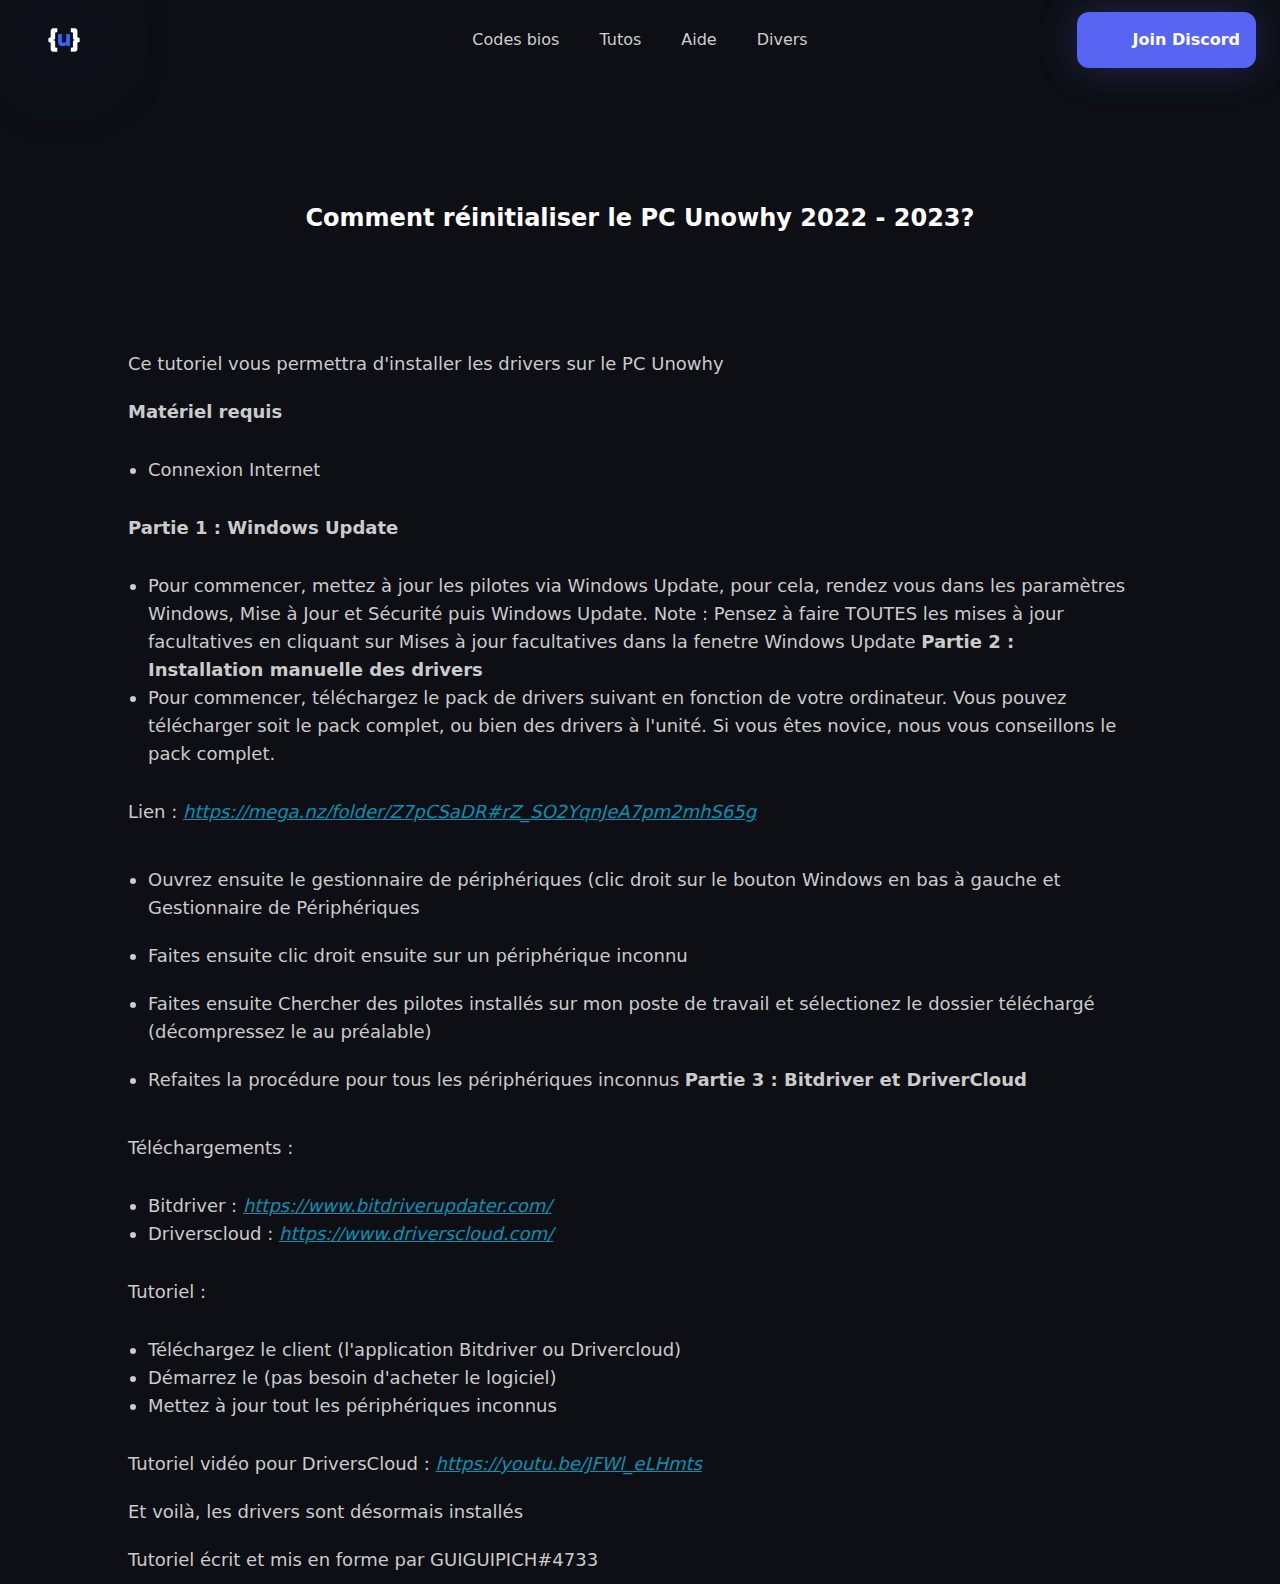
<file: post/drivers.html>
<!doctype html>
<html>

<meta http-equiv="content-type" content="text/html;charset=utf-8" />

<head>
  <meta charset="UTF-8">
  <meta name="viewport" content="width=device-width, initial-scale=1.0">
  <meta name="description" content="Comment installer les drivers sur l&#39;ordinateur Unowhy ?">
  <meta name="keywords" content="Unowhy, UNOWHY, unowhy, y13, Y13, admin, administrateur, pc">
  <meta name="author" content="Aide Unowhy">
  <meta name="viewport" content="width=device-width, initial-scale=1.0">
  <link href="../static/css/output.css" rel="stylesheet">
  <title>Comment installer les drivers sur l&#39;ordinateur Unowhy ?</title>
  <link rel="shortcut icon" href="../static/icon/icon.png" />
  <script src="../static/js/marked.min.js"></script>
  <style>
    html,
    body {
      margin: 0px;
      height: 100%;
      width: 100%;
      scroll-behavior: smooth;
    }

    menu,
    ol,
    ul {
      list-style-type: disc !important;
      margin: 10px !important;
      padding: 10px !important;
    }

    p {
      padding: 10px 00px 10px !important;
    }

    img {
      padding: 20px !important;
      margin: auto !important;
    }

    div.scrollmenu {
      background-color: #333;
      overflow: auto;
      white-space: nowrap;
    }

    div.scrollmenu a {
      display: inline-block;
      color: white;
      text-align: center;
      padding: 14px;
      text-decoration: none;
    }

    /* width */
    ::-webkit-scrollbar {
      width: 5px;
    }

    /* Track */
    ::-webkit-scrollbar-track {
      box-shadow: inset 0 0 20 black;
      border-radius: 2px;
    }

    /* Handle */
    ::-webkit-scrollbar-thumb {
      background: #3A557F;
      border-radius: 5px;
    }

    /* Handle on hover */
    ::-webkit-scrollbar-thumb:hover {
      background: #192B46;
    }
  </style>
</head>

<body style="background: #0D0F14;" id="home">
  <div class="mx-auto px-4 sm:px-6">
    <div class="flex justify-between items-center  md:justify-start md:space-x-10">
      <div class="flex justify-start lg:w-0 lg:flex-1">
        <a href="../index.html">
          <img class="h-20 w-auto" src="../static/icon/icon.png" alt="Y"
            style="filter: drop-shadow(0px 0px 49px rgb(56, 100, 255));">
        </a>
      </div>
      <nav class="hidden md:flex space-x-10">
        <a href="../index.html#bios" class="text-base font-medium" style="color: #CDCDCD">Codes bios</a>
        <a href="../index.html#tuto" class="text-base font-medium" style="color: #CDCDCD">Tutos</a>
        <a href="../index.html#aide" class="text-base font-medium" style="color: #CDCDCD">Aide</a>
        <a href="../index.html#divers" class="text-base font-medium" style="color: #CDCDCD">Divers</a>
      </nav>
      <div class="md:flex items-center justify-end md:flex-1 lg:w-0">
        <a href="https://discord.gg/xGmyXJ3g"
          class="ml-8 whitespace-nowrap inline-flex items-center justify-center px-4 py-2 rounded-xl text-base text-white hover:bg-indigo-700 font-black"
          style="background-color: #5865F2; box-shadow: 0px 0px 40px rgba(88, 101, 242, 0.28);"><img
            class="h-8 w-auto mr-2" src="../static/icon/discord-logo.png" alt="discord logo">Join Discord</a>
      </div>
    </div>
    <nav class="md:hidden space-x-10 text-center">
      <a href="../index.html#bios" class="text-base font-medium" style="color: #CDCDCD">Code bios</a>
      <a href="../index.html#tuto" class="text-base font-medium" style="color: #CDCDCD">Tuto</a>
      <a href="../index.html#aide" class="text-base font-medium" style="color: #CDCDCD">Aide</a>
      <a href="../index.html#divers" class="text-base font-medium" style="color: #CDCDCD">Divers</a>
    </nav>
    <p class="text-white text-center mt-28 text-2xl font-bold">Comment réinitialiser le PC Unowhy 2022 - 2023?</p>
    <div id='content' class="text-lg font-medium text-[#CBCBCB] m-auto max-w-screen-lg mt-24 add mb-8"></div>
    <script src='../static/js/marked.min.js'></script>
    <script>
      document.getElementById('content').innerHTML =
        marked.parse(`Ce tutoriel vous permettra d&#39;installer les drivers sur le PC Unowhy 

 **Matériel requis** 
 - Connexion Internet 

 **Partie 1 : Windows Update**
 1. Pour commencer, mettez à jour les pilotes via Windows Update, pour cela, rendez vous dans les paramètres Windows, Mise à Jour et Sécurité puis Windows Update.\n Note : Pensez à faire TOUTES les mises à jour facultatives en cliquant sur Mises à jour facultatives dans la fenetre Windows Update\n **Partie 2 : Installation manuelle des drivers**\n 1. Pour commencer, téléchargez le pack de drivers suivant en fonction de votre ordinateur. Vous pouvez télécharger soit le pack complet, ou bien des drivers à l&#39;unité. Si vous êtes novice, nous vous conseillons le pack complet.

 Lien : https://mega.nz/folder/Z7pCSaDR#rZ_SO2YqnJeA7pm2mhS65g 

 4. Ouvrez ensuite le gestionnaire de périphériques (clic droit sur le bouton Windows en bas à gauche et Gestionnaire de Périphériques\n 5. Faites ensuite clic droit ensuite sur un périphérique inconnu\n 6. Faites ensuite Chercher des pilotes installés sur mon poste de travail et sélectionez le dossier téléchargé (décompressez le au préalable)

 7. Refaites la procédure pour tous les périphériques inconnus \n **Partie 3 : Bitdriver et DriverCloud**

 Téléchargements : 

 8. Bitdriver : https://www.bitdriverupdater.com/ \n 9. Driverscloud : https://www.driverscloud.com/ 

 Tutoriel :

 1. Téléchargez le client (l&#39;application Bitdriver ou Drivercloud)\n 6. Démarrez le (pas besoin d&#39;acheter le logiciel)\n 3. Mettez à jour tout les périphériques inconnus

 Tutoriel vidéo pour DriversCloud : https://youtu.be/JFWl_eLHmts 

 Et voilà, les drivers sont désormais installés

 Tutoriel écrit et mis en forme par GUIGUIPICH#4733 



`);
    </script>
    <script>
      window.onload = function () {
        let imgs = document.querySelectorAll('div.add img');
        [].forEach.call(imgs, function (element, index, array) {

          element.classList.add("m-auto");
          element.classList.add("p-4");

        });

        let div_a = document.querySelectorAll('div.add a');
        [].forEach.call(div_a, function (element, index, array) {

          element.classList.add("underline-offset-1");
          element.classList.add("italic");
          element.classList.add("underline");
          element.classList.add("text-cyan-600");
        });
      }

    </script>
  </div>
</body>

</html>
</file>
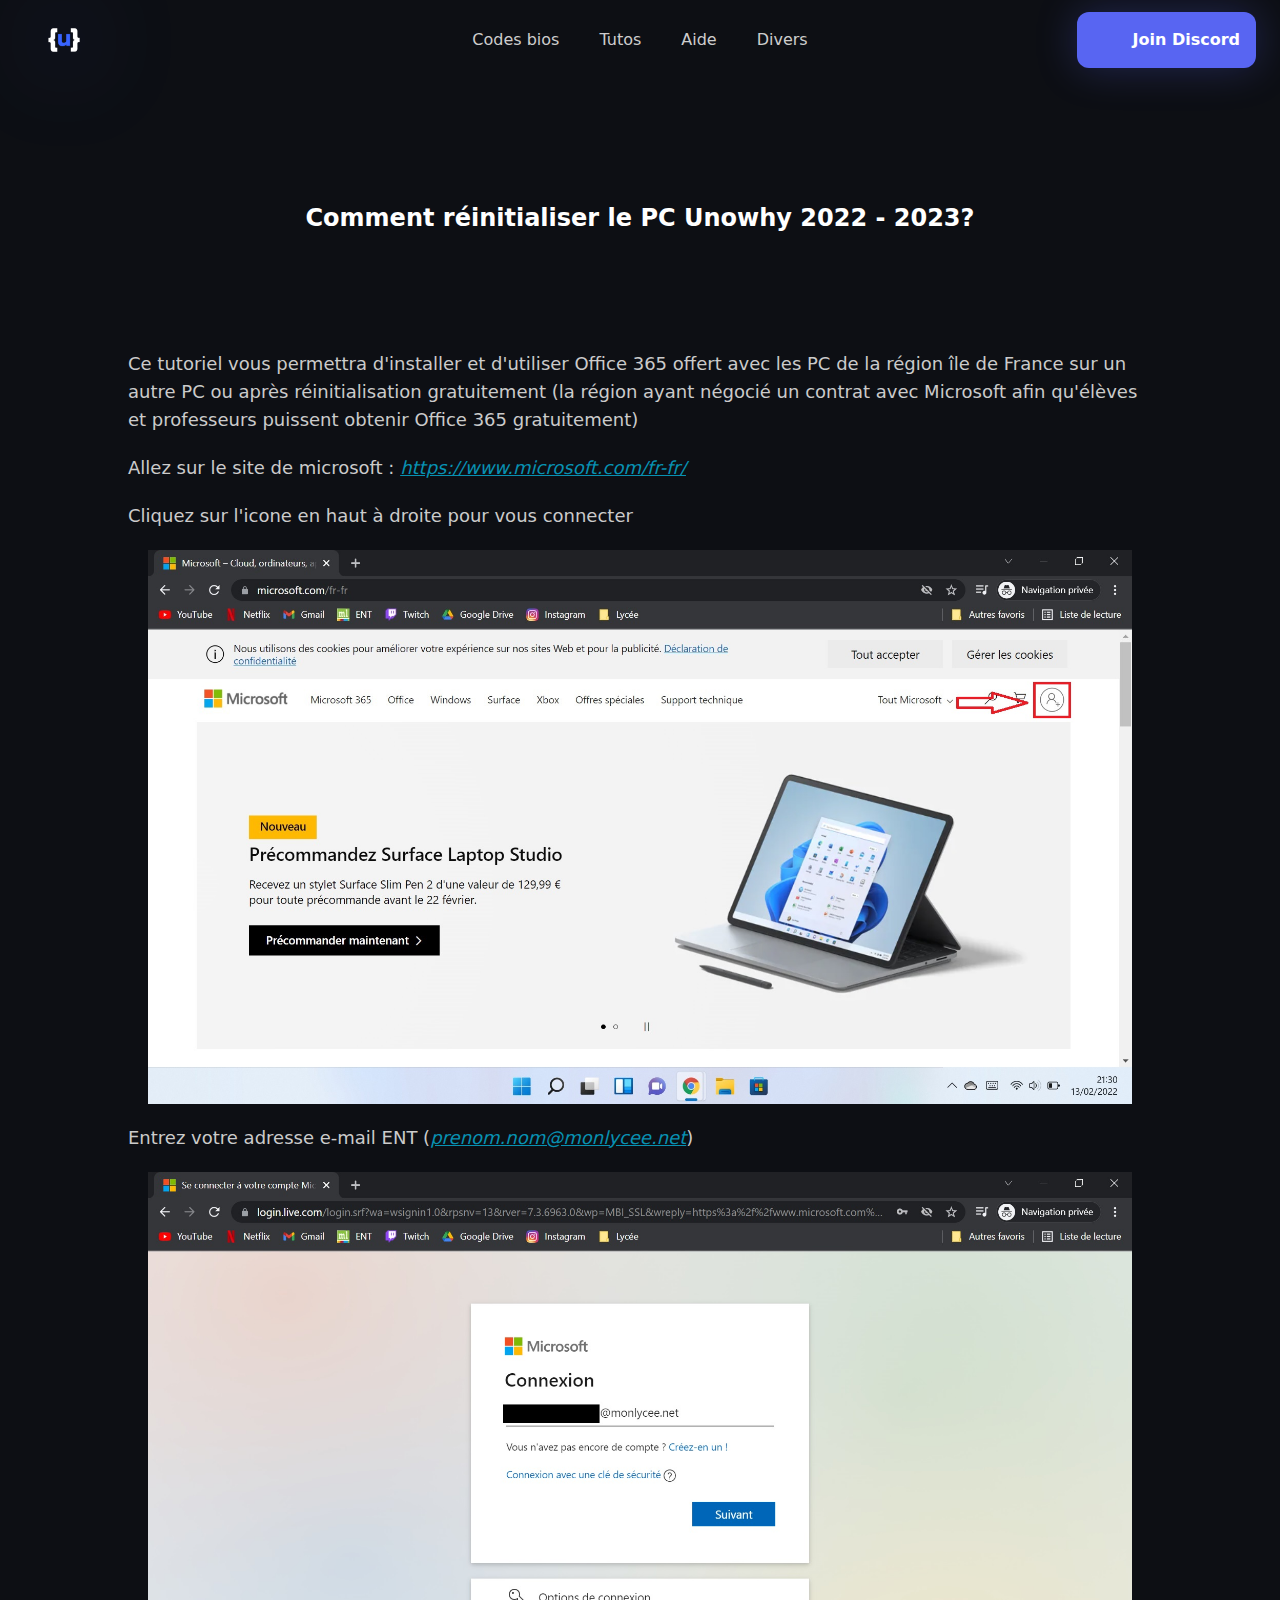
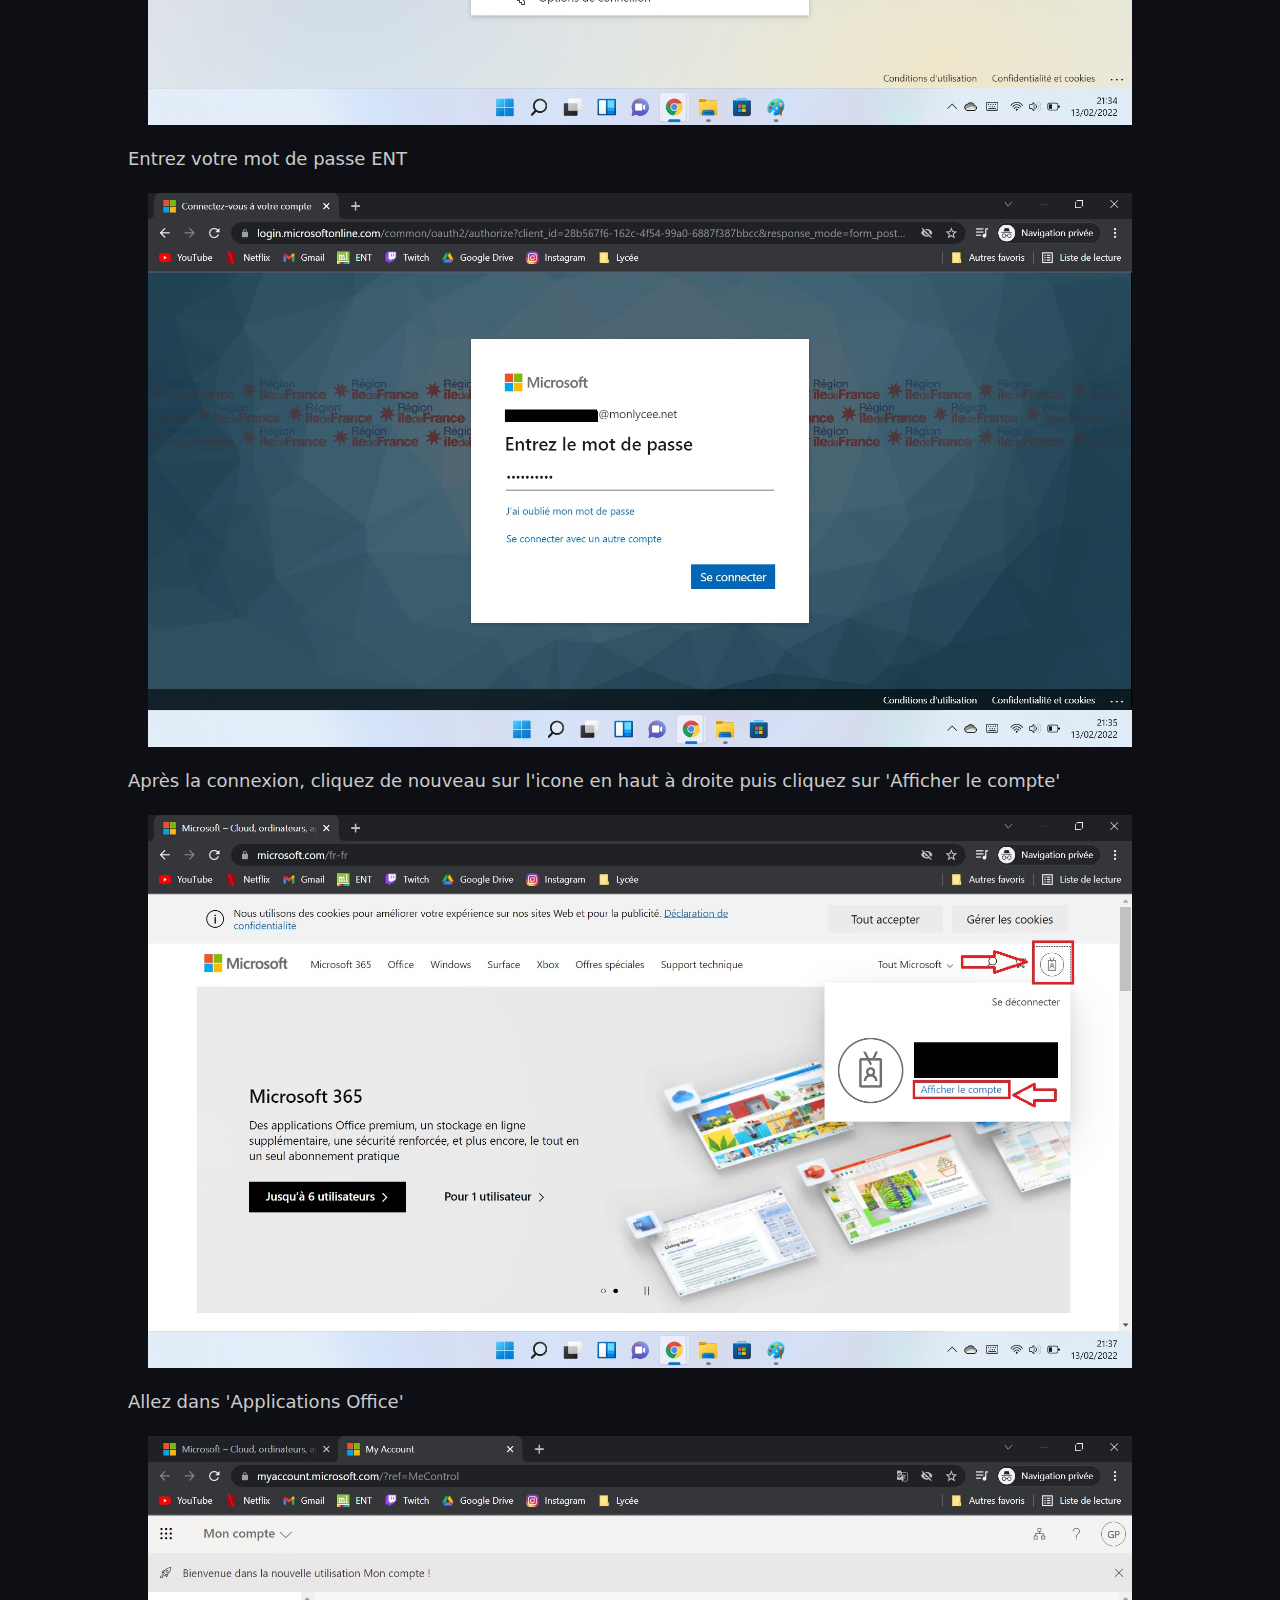
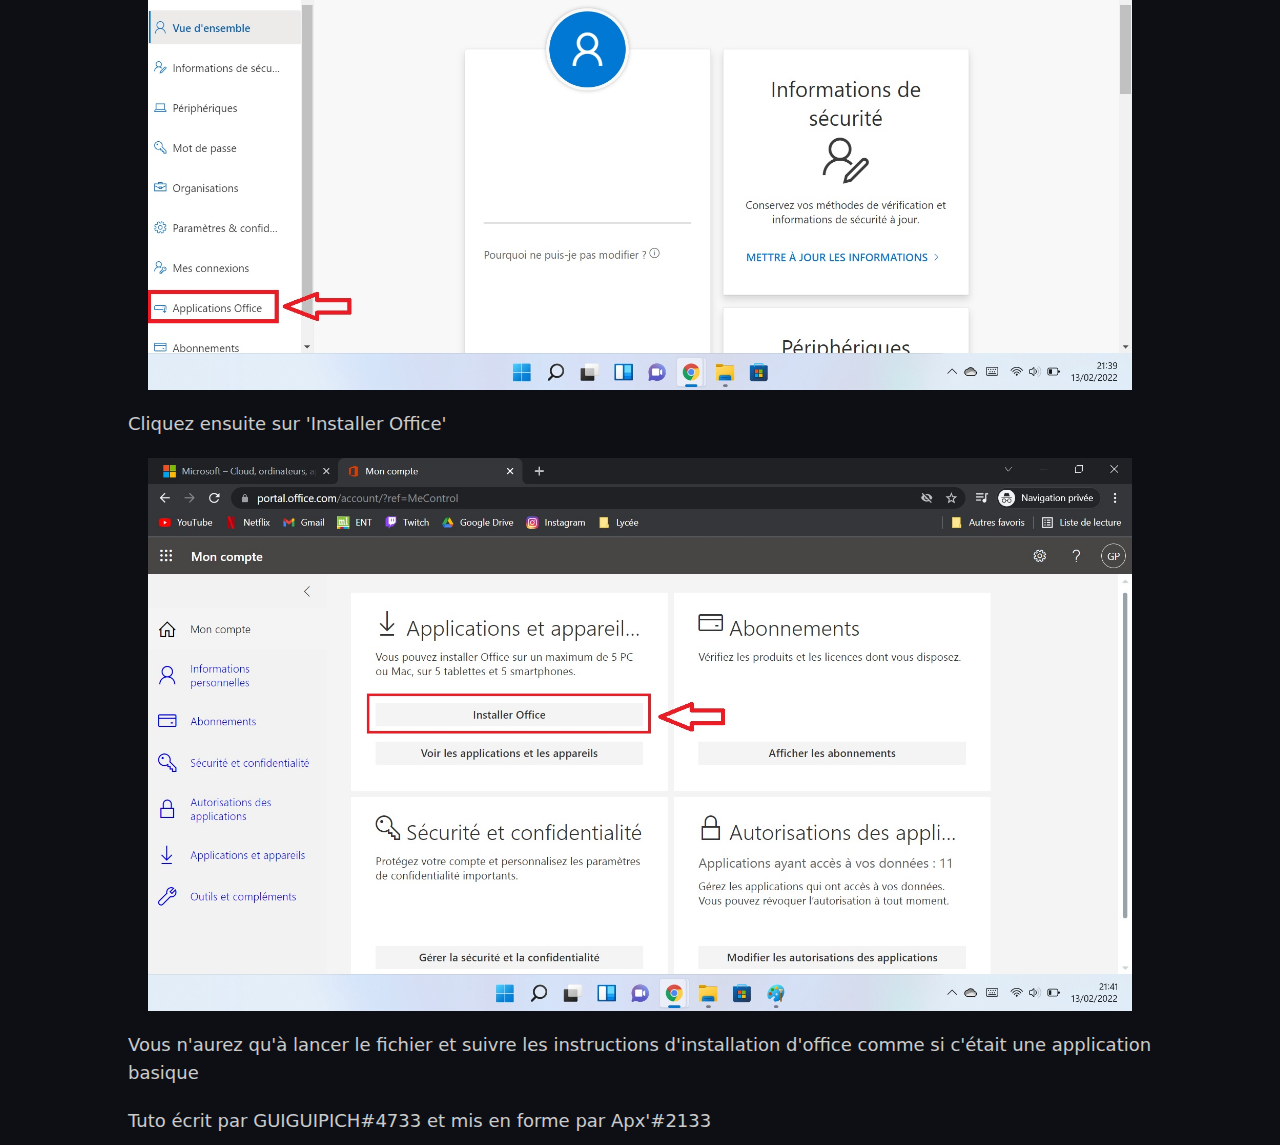
<file: post/installation-office.html>
<!doctype html>
<html>
<meta http-equiv="content-type" content="text/html;charset=utf-8" />

<head>
  <meta charset="UTF-8">
  <meta name="viewport" content="width=device-width, initial-scale=1.0">
  <meta name="description" content="Comment réinstaller Office après réinitialisation ?">
  <meta name="keywords" content="Unowhy, UNOWHY, unowhy, y13, Y13, admin, administrateur, pc">
  <meta name="author" content="Aide Unowhy">
  <meta name="viewport" content="width=device-width, initial-scale=1.0">
  <link href="../static/css/output.css" rel="stylesheet">
  <title>Comment réinstaller Office après réinitialisation ?</title>
  <link rel="shortcut icon" href="../static/icon/icon.png" />
  <script src="../static/js/marked.min.js"></script>
  <style>
    html,
    body {
      margin: 0px;
      height: 100%;
      width: 100%;
      scroll-behavior: smooth;
    }

    menu,
    ol,
    ul {
      list-style-type: disc !important;
      margin: 10px !important;
      padding: 10px !important;
    }

    p {
      padding: 10px 00px 10px !important;
    }

    img {
      padding: 20px !important;
      margin: auto !important;
    }

    div.scrollmenu {
      background-color: #333;
      overflow: auto;
      white-space: nowrap;
    }

    div.scrollmenu a {
      display: inline-block;
      color: white;
      text-align: center;
      padding: 14px;
      text-decoration: none;
    }

    /* width */
    ::-webkit-scrollbar {
      width: 5px;
    }

    /* Track */
    ::-webkit-scrollbar-track {
      box-shadow: inset 0 0 20 black;
      border-radius: 2px;
    }

    /* Handle */
    ::-webkit-scrollbar-thumb {
      background: #3A557F;
      border-radius: 5px;
    }

    /* Handle on hover */
    ::-webkit-scrollbar-thumb:hover {
      background: #192B46;
    }
  </style>
</head>

<body style="background: #0D0F14;" id="home">
  <div class="mx-auto px-4 sm:px-6">
    <div class="flex justify-between items-center  md:justify-start md:space-x-10">
      <div class="flex justify-start lg:w-0 lg:flex-1">
        <a href="../index.html">
          <img class="h-20 w-auto" src="../static/icon/icon.png" alt="Y"
            style="filter: drop-shadow(0px 0px 49px rgb(56, 100, 255));">
        </a>
      </div>
      <nav class="hidden md:flex space-x-10">
        <a href="../index.html#bios" class="text-base font-medium" style="color: #CDCDCD">Codes bios</a>
        <a href="../index.html#tuto" class="text-base font-medium" style="color: #CDCDCD">Tutos</a>
        <a href="../index.html#aide" class="text-base font-medium" style="color: #CDCDCD">Aide</a>
        <a href="../index.html#divers" class="text-base font-medium" style="color: #CDCDCD">Divers</a>
      </nav>
      <div class="md:flex items-center justify-end md:flex-1 lg:w-0">
        <a href="https://discord.gg/xGmyXJ3g"
          class="ml-8 whitespace-nowrap inline-flex items-center justify-center px-4 py-2 rounded-xl text-base text-white hover:bg-indigo-700 font-black"
          style="background-color: #5865F2; box-shadow: 0px 0px 40px rgba(88, 101, 242, 0.28);"><img
            class="h-8 w-auto mr-2" src="../static/icon/discord-logo.png" alt="discord logo">Join Discord</a>
      </div>
    </div>
    <nav class="md:hidden space-x-10 text-center">
      <a href="../index.html#bios" class="text-base font-medium" style="color: #CDCDCD">Code bios</a>
      <a href="../index.html#tuto" class="text-base font-medium" style="color: #CDCDCD">Tuto</a>
      <a href="../index.html#aide" class="text-base font-medium" style="color: #CDCDCD">Aide</a>
      <a href="../index.html#divers" class="text-base font-medium" style="color: #CDCDCD">Divers</a>
    </nav>
    <p class="text-white text-center mt-28 text-2xl font-bold">Comment réinitialiser le PC Unowhy 2022 - 2023?</p>
    <div id='content' class="text-lg font-medium text-[#CBCBCB] m-auto max-w-screen-lg mt-24 add mb-8"></div>
    <script src='../static/js/marked.min.js'></script>
    <script>
      document.getElementById('content').innerHTML =
        marked.parse(`Ce tutoriel vous permettra d&#39;installer et d&#39;utiliser Office 365 offert avec les PC de la région île de France sur un autre PC ou après réinitialisation gratuitement (la région ayant négocié un contrat avec Microsoft afin qu&#39;élèves et professeurs puissent obtenir Office 365 gratuitement) 

 Allez sur le site de microsoft : https://www.microsoft.com/fr-fr/ 

 Cliquez sur l&#39;icone en haut à droite pour vous connecter \n![enter image description here](img/wrcJmGRndJ.jpg)\n Entrez votre adresse e-mail ENT (prenom.nom@monlycee.net) \n![enter image description here](img/D8JZI85HoJ.jpg)\n Entrez votre mot de passe ENT \n![enter image description here](img/r74bZlDlJx.jpg)\n Après la connexion, cliquez de nouveau sur l&#39;icone en haut à droite puis cliquez sur &#39;Afficher le compte&#39; \n![enter image description here](img/Hh13a8I1xa.jpg)\n Allez dans &#39;Applications Office&#39; \n![enter image description here](img/BQM22LWNRn.jpg)\n Cliquez ensuite sur &#39;Installer Office&#39; \n![enter image description here](img/zSSrHLCnc5.jpg)\n Vous n&#39;aurez qu&#39;à lancer le fichier et suivre les instructions d&#39;installation d&#39;office comme si c&#39;était une application basique 

 Tuto écrit par GUIGUIPICH#4733 et mis en forme par Apx&#39;#2133 



`);
    </script>
    <script>
      window.onload = function () {
        let imgs = document.querySelectorAll('div.add img');
        [].forEach.call(imgs, function (element, index, array) {

          element.classList.add("m-auto");
          element.classList.add("p-4");

        });

        let div_a = document.querySelectorAll('div.add a');
        [].forEach.call(div_a, function (element, index, array) {

          element.classList.add("underline-offset-1");
          element.classList.add("italic");
          element.classList.add("underline");
          element.classList.add("text-cyan-600");
        });
      }

    </script>
  </div>
</body>

</html>
</file>
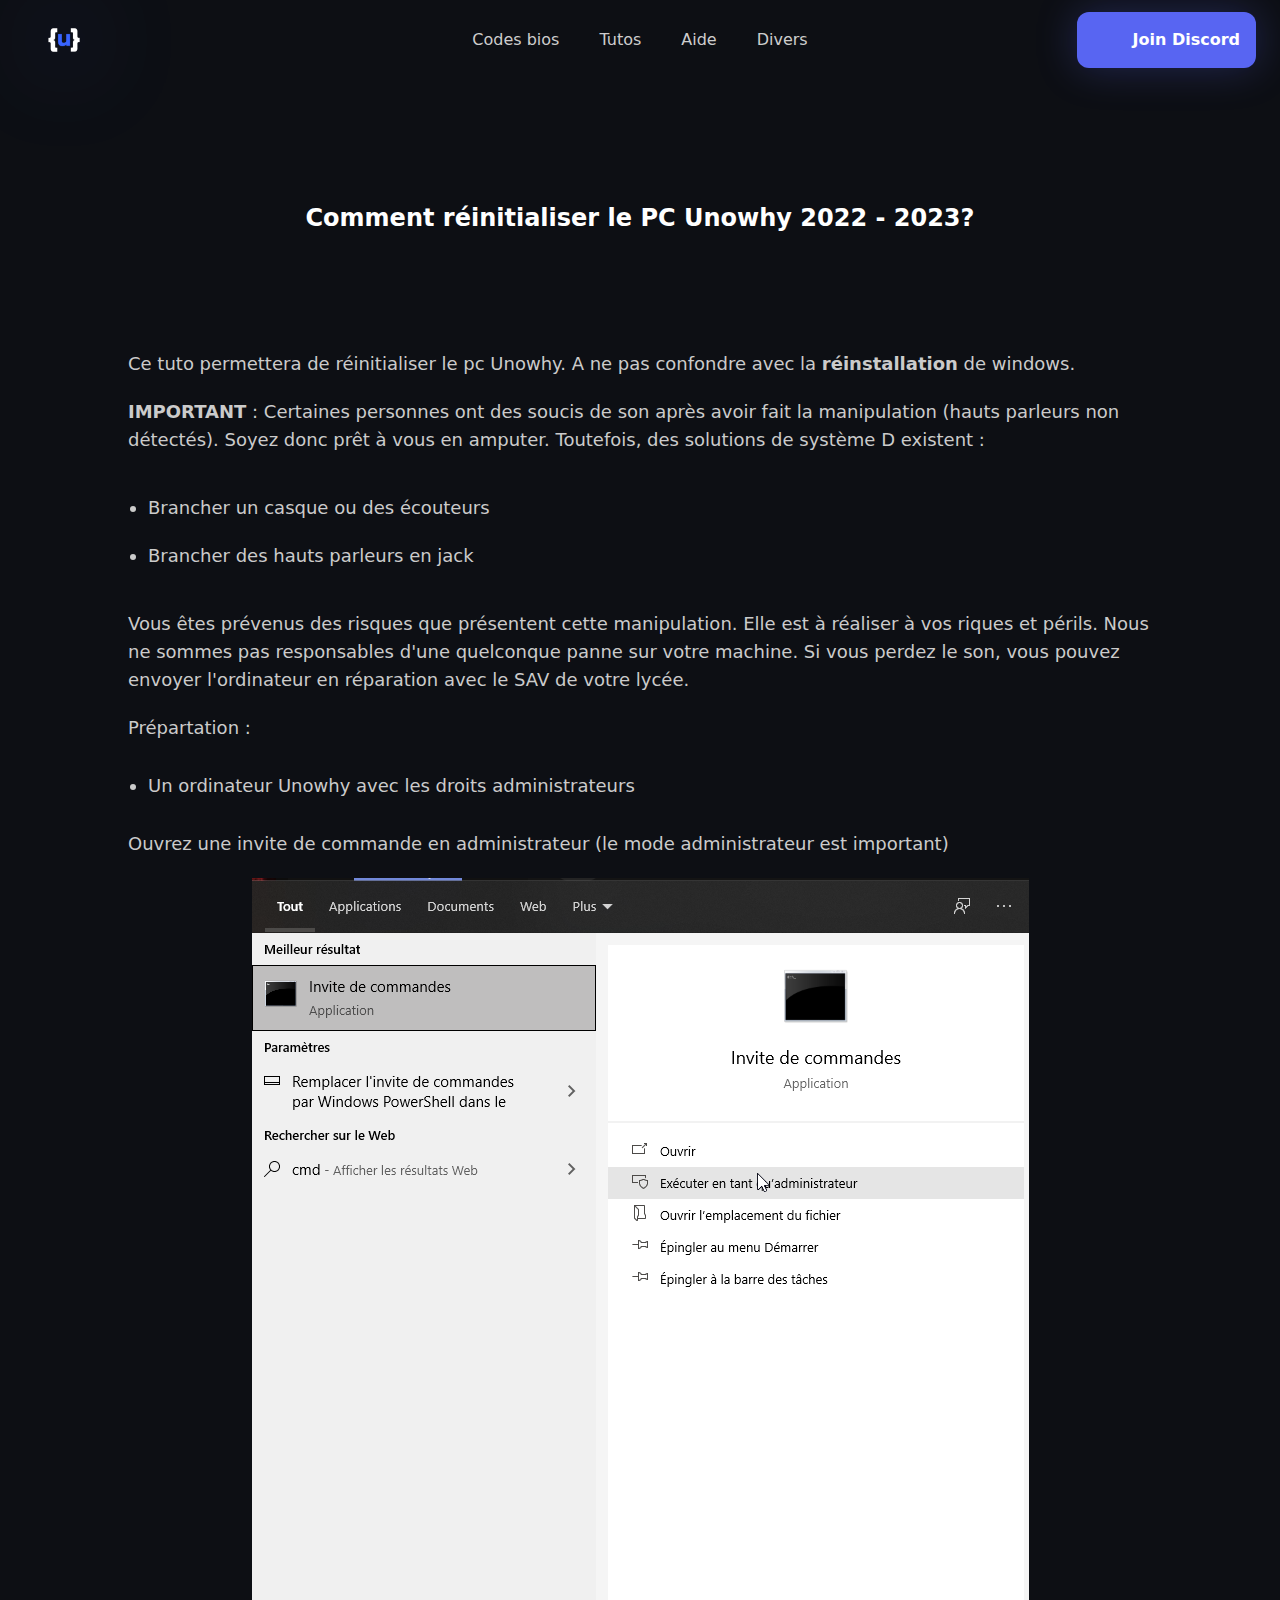
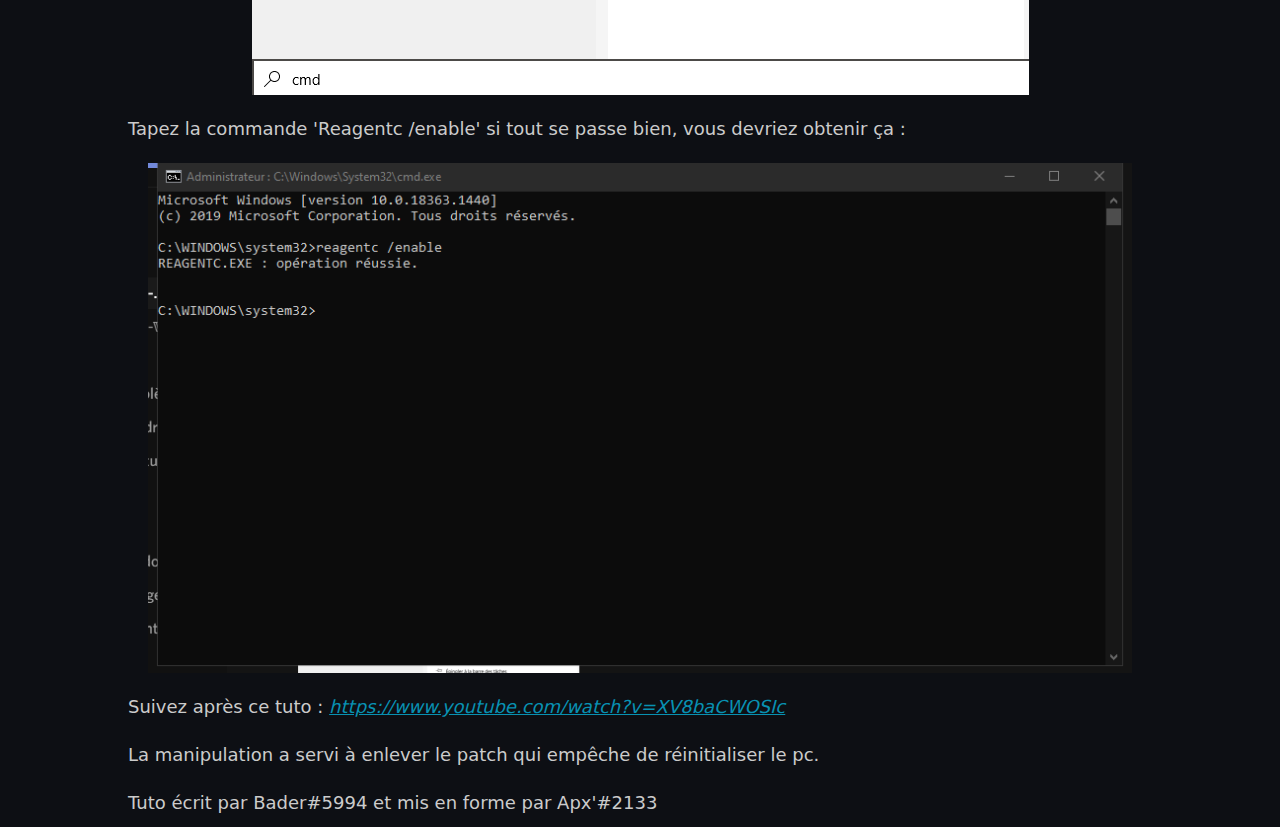
<file: post/reinitialiser-ordinateur-unowhy.html>
<!doctype html>
<html>
<meta http-equiv="content-type" content="text/html;charset=utf-8" /><!-- /Added by HTTrack -->

<head>
  <meta charset="UTF-8">
  <meta name="viewport" content="width=device-width, initial-scale=1.0">
  <meta name="description" content="Comment réinitialiser l&#39;ordinateur UNOWHY ?">
  <meta name="keywords" content="Unowhy, UNOWHY, unowhy, y13, Y13, admin, administrateur, pc">
  <meta name="author" content="Aide Unowhy">
  <meta name="viewport" content="width=device-width, initial-scale=1.0">
  <link href="../static/css/output.css" rel="stylesheet">
  <title>Comment réinitialiser l&#39;ordinateur UNOWHY ?</title>
  <link rel="shortcut icon"
    href="../static/icon/icon.png" />
  <script src="../static/js/marked.min.js"></script>
  <style>
    html,
    body {
      margin: 0px;
      height: 100%;
      width: 100%;
      scroll-behavior: smooth;
    }

    menu,
    ol,
    ul {
      list-style-type: disc !important;
      margin: 10px !important;
      padding: 10px !important;
    }

    p {
      padding: 10px 00px 10px!important;
    }

    img {
      padding: 20px !important;
      margin: auto !important;
    }

    div.scrollmenu {
      background-color: #333;
      overflow: auto;
      white-space: nowrap;
    }

    div.scrollmenu a {
      display: inline-block;
      color: white;
      text-align: center;
      padding: 14px;
      text-decoration: none;
    }

    /* width */
    ::-webkit-scrollbar {
      width: 5px;
    }

    /* Track */
    ::-webkit-scrollbar-track {
      box-shadow: inset 0 0 20 black;
      border-radius: 2px;
    }

    /* Handle */
    ::-webkit-scrollbar-thumb {
      background: #3A557F;
      border-radius: 5px;
    }

    /* Handle on hover */
    ::-webkit-scrollbar-thumb:hover {
      background: #192B46;
    }
  </style>
</head>

<body style="background: #0D0F14;" id="home">
  <div class="mx-auto px-4 sm:px-6">
    <div class="flex justify-between items-center  md:justify-start md:space-x-10">
      <div class="flex justify-start lg:w-0 lg:flex-1">
        <a href="../index.html">
          <img class="h-20 w-auto"
            src="../static/icon/icon.png"
            alt="Y" style="filter: drop-shadow(0px 0px 49px rgb(56, 100, 255));">
        </a>
      </div>
      <nav class="hidden md:flex space-x-10">
        <a href="../index.html#bios" class="text-base font-medium" style="color: #CDCDCD">Codes bios</a>
        <a href="../index.html#tuto" class="text-base font-medium" style="color: #CDCDCD">Tutos</a>
        <a href="../index.html#aide" class="text-base font-medium" style="color: #CDCDCD">Aide</a>
        <a href="../index.html#divers" class="text-base font-medium" style="color: #CDCDCD">Divers</a>
      </nav>
      <div class="md:flex items-center justify-end md:flex-1 lg:w-0">
        <a href="https://discord.gg/xGmyXJ3g"
          class="ml-8 whitespace-nowrap inline-flex items-center justify-center px-4 py-2 rounded-xl text-base text-white hover:bg-indigo-700 font-black"
          style="background-color: #5865F2; box-shadow: 0px 0px 40px rgba(88, 101, 242, 0.28);"><img
            class="h-8 w-auto mr-2" src="../static/icon/discord-logo.png" alt="discord logo">Join Discord</a>
      </div>
    </div>
    <nav class="md:hidden space-x-10 text-center">
      <a href="../index.html#bios" class="text-base font-medium" style="color: #CDCDCD">Code bios</a>
      <a href="../index.html#tuto" class="text-base font-medium" style="color: #CDCDCD">Tuto</a>
      <a href="../index.html#aide" class="text-base font-medium" style="color: #CDCDCD">Aide</a>
      <a href="../index.html#divers" class="text-base font-medium" style="color: #CDCDCD">Divers</a>
    </nav>
    <p class="text-white text-center mt-28 text-2xl font-bold">Comment réinitialiser le PC Unowhy 2022 - 2023?</p>
    <div id='content' class="text-lg font-medium text-[#CBCBCB] m-auto max-w-screen-lg mt-24 add mb-8"></div>
    <script src='../static/js/marked.min.js'></script>
    <script>
      document.getElementById('content').innerHTML =
        marked.parse(`Ce tuto permettera de réinitialiser le pc Unowhy. A ne pas confondre avec la **réinstallation** de windows.  

 **IMPORTANT** : Certaines personnes ont des soucis de son après avoir fait la manipulation (hauts parleurs non détectés). Soyez donc prêt à vous en amputer. Toutefois, des solutions de système D existent : 

 - Brancher un casque ou des écouteurs 

 - Brancher des hauts parleurs en jack 

 Vous êtes prévenus des risques que présentent cette manipulation. Elle est à réaliser à vos riques et périls. Nous ne sommes pas responsables d&#39;une quelconque panne sur votre machine. Si vous perdez le son, vous pouvez envoyer l&#39;ordinateur en réparation avec le SAV de votre lycée. 

 Prépartation : 

 - Un ordinateur Unowhy avec les droits administrateurs 

 Ouvrez une invite de commande en administrateur (le mode administrateur est important) \n![enter image description here](img/Z1tHF7PIRt.png)\n Tapez la commande &#39;Reagentc /enable&#39; si tout se passe bien, vous devriez obtenir ça : \n![enter image description here](img/BJckR3krdf.png)\n Suivez après ce tuto : https://www.youtube.com/watch?v=XV8baCWOSIc 

 La manipulation a servi à enlever le patch qui empêche de réinitialiser le pc. 

 Tuto écrit par Bader#5994 et mis en forme par Apx&#39;#2133 



`);
    </script>
    <script>
      window.onload = function () {
        let imgs = document.querySelectorAll('div.add img');
        [].forEach.call(imgs, function (element, index, array) {

          element.classList.add("m-auto");
          element.classList.add("p-4");

        });

        let div_a = document.querySelectorAll('div.add a');
        [].forEach.call(div_a, function (element, index, array) {

          element.classList.add("underline-offset-1");
          element.classList.add("italic");
          element.classList.add("underline");
          element.classList.add("text-cyan-600");
        });
      }

    </script>
  </div>
</body>

</html>
</file>
<file: static/css/output.css>
*,::before,::after{box-sizing:border-box;border-width:0;border-style:solid;border-color:#e5e7eb}::before,::after{--tw-content: ''}html{line-height:1.5;-webkit-text-size-adjust:100%;-moz-tab-size:4;-o-tab-size:4;tab-size:4;font-family:ui-sans-serif,system-ui,-apple-system,BlinkMacSystemFont,segoe ui,Roboto,helvetica neue,Arial,noto sans,sans-serif,apple color emoji,segoe ui emoji,segoe ui symbol,noto color emoji}body{margin:0;line-height:inherit}hr{height:0;color:inherit;border-top-width:1px}abbr:where([title]){-webkit-text-decoration:underline dotted;text-decoration:underline dotted}h1,h2,h3,h4,h5,h6{font-size:inherit;font-weight:inherit}a{color:inherit;text-decoration:inherit}b,strong{font-weight:bolder}code,kbd,samp,pre{font-family:ui-monospace,SFMono-Regular,Menlo,Monaco,Consolas,liberation mono,courier new,monospace;font-size:1em}small{font-size:80%}sub,sup{font-size:75%;line-height:0;position:relative;vertical-align:baseline}sub{bottom:-.25em}sup{top:-.5em}table{text-indent:0;border-color:inherit;border-collapse:collapse}button,input,optgroup,select,textarea{font-family:inherit;font-size:100%;line-height:inherit;color:inherit;margin:0;padding:0}button,select{text-transform:none}button,[type=button],[type=reset],[type=submit]{-webkit-appearance:button;background-color:transparent;background-image:none}:-moz-focusring{outline:auto}:-moz-ui-invalid{box-shadow:none}progress{vertical-align:baseline}::-webkit-inner-spin-button,::-webkit-outer-spin-button{height:auto}[type=search]{-webkit-appearance:textfield;outline-offset:-2px}::-webkit-search-decoration{-webkit-appearance:none}::-webkit-file-upload-button{-webkit-appearance:button;font:inherit}summary{display:list-item}blockquote,dl,dd,h1,h2,h3,h4,h5,h6,hr,figure,p,pre{margin:0}fieldset{margin:0;padding:0}legend{padding:0}ol,ul,menu{list-style:none;margin:0;padding:0}textarea{resize:vertical}input::-moz-placeholder,textarea::-moz-placeholder{opacity:1;color:#9ca3af}input:-ms-input-placeholder,textarea:-ms-input-placeholder{opacity:1;color:#9ca3af}input::placeholder,textarea::placeholder{opacity:1;color:#9ca3af}button,[role=button]{cursor:pointer}:disabled{cursor:default}img,svg,video,canvas,audio,iframe,embed,object{display:block;vertical-align:middle}img,video{max-width:100%;height:auto}[hidden]{display:none}*,::before,::after{--tw-translate-x: 0;--tw-translate-y: 0;--tw-rotate: 0;--tw-skew-x: 0;--tw-skew-y: 0;--tw-scale-x: 1;--tw-scale-y: 1;--tw-pan-x:  ;--tw-pan-y:  ;--tw-pinch-zoom:  ;--tw-scroll-snap-strictness: proximity;--tw-ordinal:  ;--tw-slashed-zero:  ;--tw-numeric-figure:  ;--tw-numeric-spacing:  ;--tw-numeric-fraction:  ;--tw-ring-inset:  ;--tw-ring-offset-width: 0px;--tw-ring-offset-color: #fff;--tw-ring-color: rgb(59 130 246 / 0.5);--tw-ring-offset-shadow: 0 0 #0000;--tw-ring-shadow: 0 0 #0000;--tw-shadow: 0 0 #0000;--tw-shadow-colored: 0 0 #0000;--tw-blur:  ;--tw-brightness:  ;--tw-contrast:  ;--tw-grayscale:  ;--tw-hue-rotate:  ;--tw-invert:  ;--tw-saturate:  ;--tw-sepia:  ;--tw-drop-shadow:  ;--tw-backdrop-blur:  ;--tw-backdrop-brightness:  ;--tw-backdrop-contrast:  ;--tw-backdrop-grayscale:  ;--tw-backdrop-hue-rotate:  ;--tw-backdrop-invert:  ;--tw-backdrop-opacity:  ;--tw-backdrop-saturate:  ;--tw-backdrop-sepia:  }.m-auto{margin:auto}.m-2{margin:.5rem}.mx-auto{margin-left:auto;margin-right:auto}.my-auto{margin-top:auto;margin-bottom:auto}.ml-8{margin-left:2rem}.mr-2{margin-right:.5rem}.mt-52{margin-top:13rem}.mt-28{margin-top:7rem}.mt-24{margin-top:6rem}.mb-8{margin-bottom:2rem}.mt-72{margin-top:18rem}.mt-8{margin-top:2rem}.mt-48{margin-top:12rem}.mt-36{margin-top:9rem}.mt-2{margin-top:.5rem}.mt-12{margin-top:3rem}.ml-12{margin-left:3rem}.mr-4{margin-right:1rem}.block{display:block}.inline-block{display:inline-block}.flex{display:flex}.inline-flex{display:inline-flex}.hidden{display:none}.h-20{height:5rem}.h-8{height:2rem}.h-auto{height:auto}.h-full{height:100%}.h-80{height:20rem}.h-32{height:8rem}.h-12{height:3rem}.max-h-40{max-height:10rem}.max-h-32{max-height:8rem}.w-auto{width:auto}.w-max{width:-webkit-max-content;width:-moz-max-content;width:max-content}.w-3\/4{width:75%}.w-min{width:-webkit-min-content;width:-moz-min-content;width:min-content}.w-56{width:14rem}.w-full{width:100%}.max-w-full{max-width:100%}.max-w-md{max-width:28rem}.max-w-screen-lg{max-width:1024px}.flex-shrink-0{flex-shrink:0}@-webkit-keyframes bounce{0%,100%{transform:translateY(-25%);-webkit-animation-timing-function:cubic-bezier(.8,0,1,1);animation-timing-function:cubic-bezier(.8,0,1,1)}50%{transform:none;-webkit-animation-timing-function:cubic-bezier(0,0,.2,1);animation-timing-function:cubic-bezier(0,0,.2,1)}}@keyframes bounce{0%,100%{transform:translateY(-25%);-webkit-animation-timing-function:cubic-bezier(.8,0,1,1);animation-timing-function:cubic-bezier(.8,0,1,1)}50%{transform:none;-webkit-animation-timing-function:cubic-bezier(0,0,.2,1);animation-timing-function:cubic-bezier(0,0,.2,1)}}.animate-bounce{-webkit-animation:bounce 1s infinite;animation:bounce 1s infinite}.snap-x{-ms-scroll-snap-type:x var(--tw-scroll-snap-strictness);scroll-snap-type:x var(--tw-scroll-snap-strictness)}.snap-mandatory{--tw-scroll-snap-strictness: mandatory}.snap-center{scroll-snap-align:center}.list-disc{list-style-type:disc}.flex-col{flex-direction:column}.items-center{align-items:center}.justify-start{justify-content:flex-start}.justify-end{justify-content:flex-end}.justify-center{justify-content:center}.justify-between{justify-content:space-between}.space-x-10>:not([hidden])~:not([hidden]){--tw-space-x-reverse: 0;margin-right:calc(2.5rem * var(--tw-space-x-reverse));margin-left:calc(2.5rem * calc(1 - var(--tw-space-x-reverse)))}.space-x-2>:not([hidden])~:not([hidden]){--tw-space-x-reverse: 0;margin-right:calc(0.5rem * var(--tw-space-x-reverse));margin-left:calc(0.5rem * calc(1 - var(--tw-space-x-reverse)))}.overflow-hidden{overflow:hidden}.overflow-x-auto{overflow-x:auto}.whitespace-nowrap{white-space:nowrap}.rounded-xl{border-radius:.75rem}.rounded-lg{border-radius:.5rem}.rounded{border-radius:.25rem}.border-2{border-width:2px}.border{border-width:1px}.border-\[\#0D0F14\]{--tw-border-opacity: 1;border-color:rgb(13 15 20/var(--tw-border-opacity))}.bg-\[\#10151E\]{--tw-bg-opacity: 1;background-color:rgb(16 21 30/var(--tw-bg-opacity))}.bg-cover{background-size:cover}.bg-center{background-position:center}.bg-no-repeat{background-repeat:no-repeat}.p-4{padding:1rem}.p-2{padding:.5rem}.p-8{padding:2rem}.p-10{padding:2.5rem}.px-4{padding-left:1rem;padding-right:1rem}.py-2{padding-top:.5rem;padding-bottom:.5rem}.pr-4{padding-right:1rem}.pt-4{padding-top:1rem}.pb-4{padding-bottom:1rem}.text-center{text-align:center}.text-right{text-align:right}.align-bottom{vertical-align:bottom}.text-base{font-size:1rem;line-height:1.5rem}.text-2xl{font-size:1.5rem;line-height:2rem}.text-lg{font-size:1.125rem;line-height:1.75rem}.text-4xl{font-size:2.25rem;line-height:2.5rem}.text-xl{font-size:1.25rem;line-height:1.75rem}.text-sm{font-size:.875rem;line-height:1.25rem}.font-medium{font-weight:500}.font-black{font-weight:900}.font-bold{font-weight:700}.italic{font-style:italic}.leading-loose{line-height:2}.text-white{--tw-text-opacity: 1;color:rgb(255 255 255/var(--tw-text-opacity))}.text-\[\#787878\]{--tw-text-opacity: 1;color:rgb(120 120 120/var(--tw-text-opacity))}.text-\[\#CBCBCB\]{--tw-text-opacity: 1;color:rgb(203 203 203/var(--tw-text-opacity))}.text-cyan-600{--tw-text-opacity: 1;color:rgb(8 145 178/var(--tw-text-opacity))}.text-\[\#202A4D\]{--tw-text-opacity: 1;color:rgb(32 42 77/var(--tw-text-opacity))}.text-\[\#3D6387\]{--tw-text-opacity: 1;color:rgb(61 99 135/var(--tw-text-opacity))}.text-\[\#B9B9B9\]{--tw-text-opacity: 1;color:rgb(185 185 185/var(--tw-text-opacity))}.text-\[\#6D6D6D\]{--tw-text-opacity: 1;color:rgb(109 109 109/var(--tw-text-opacity))}.underline{-webkit-text-decoration-line:underline;text-decoration-line:underline}.underline-offset-1{text-underline-offset:1px}.drop-shadow{--tw-drop-shadow: drop-shadow(0 1px 2px rgb(0 0 0 / 0.1)) drop-shadow(0 1px 1px rgb(0 0 0 / 0.06));filter:var(--tw-blur) var(--tw-brightness) var(--tw-contrast) var(--tw-grayscale) var(--tw-hue-rotate) var(--tw-invert) var(--tw-saturate) var(--tw-sepia) var(--tw-drop-shadow)}.filter{filter:var(--tw-blur) var(--tw-brightness) var(--tw-contrast) var(--tw-grayscale) var(--tw-hue-rotate) var(--tw-invert) var(--tw-saturate) var(--tw-sepia) var(--tw-drop-shadow)}.hover\:bg-indigo-700:hover{--tw-bg-opacity: 1;background-color:rgb(67 56 202/var(--tw-bg-opacity))}@media(min-width:640px){.sm\:px-6{padding-left:1.5rem;padding-right:1.5rem}}@media(min-width:768px){.md\:flex{display:flex}.md\:hidden{display:none}.md\:flex-1{flex:1 1 0%}.md\:justify-start{justify-content:flex-start}.md\:space-x-10>:not([hidden])~:not([hidden]){--tw-space-x-reverse: 0;margin-right:calc(2.5rem * var(--tw-space-x-reverse));margin-left:calc(2.5rem * calc(1 - var(--tw-space-x-reverse)))}}@media(min-width:1024px){.lg\:w-0{width:0}.lg\:flex-1{flex:1 1 0%}}
</file>
